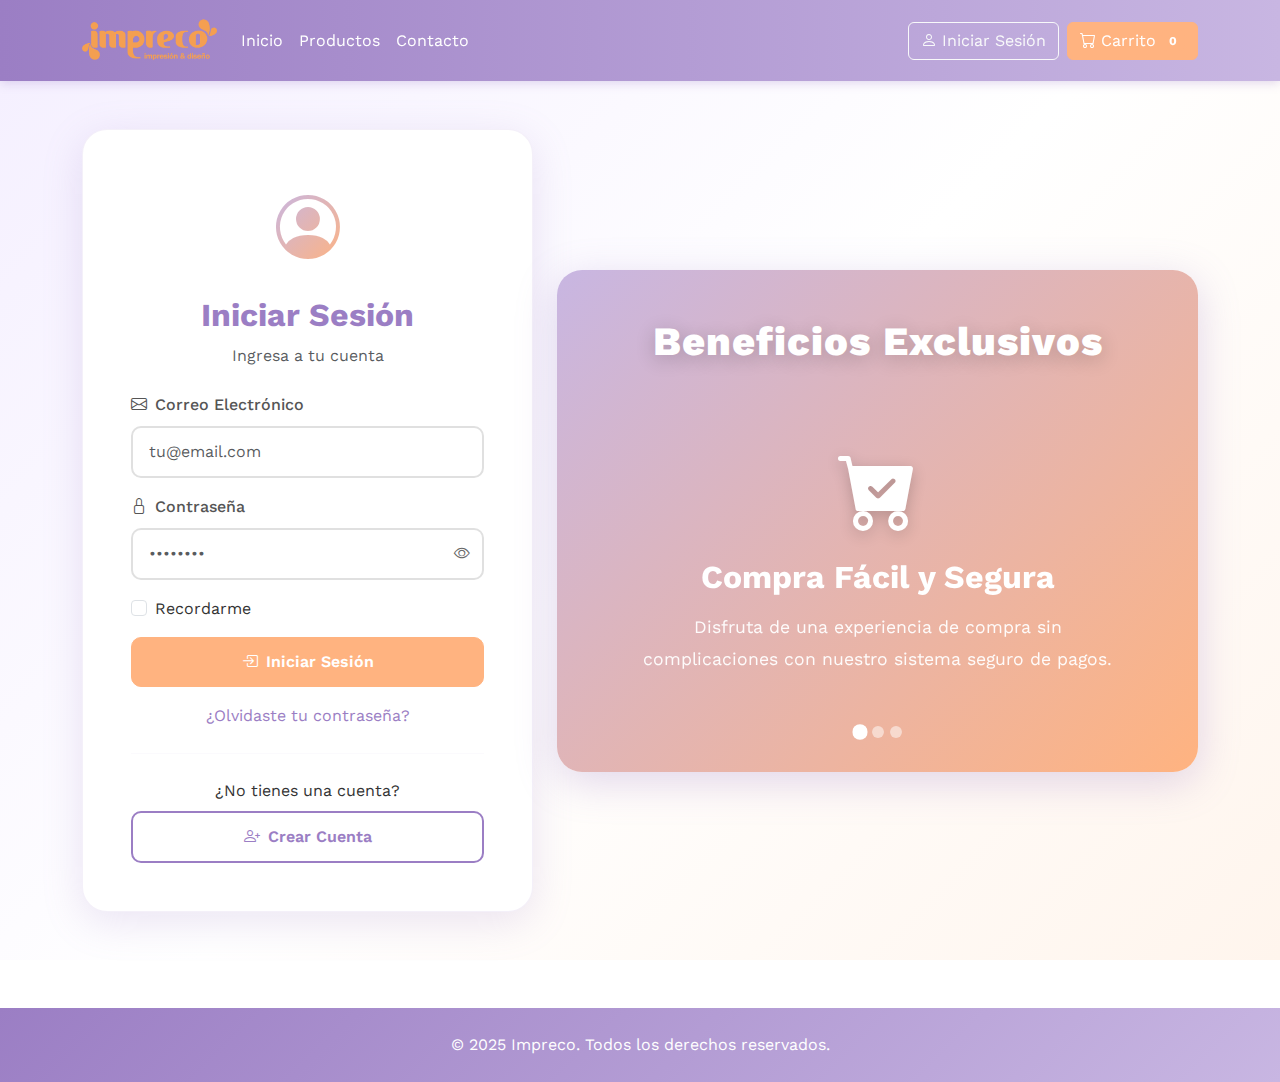
<file: login.html>
<!DOCTYPE html>
<html lang="es">
<head>
    <meta charset="UTF-8">
    <meta name="viewport" content="width=device-width, initial-scale=1.0">
    <title>Iniciar Sesión - Impreco</title>
    <!-- Bootstrap 5 CSS -->
    <link href="https://cdn.jsdelivr.net/npm/bootstrap@5.3.0/dist/css/bootstrap.min.css" rel="stylesheet">
    <!-- Bootstrap Icons -->
    <link rel="stylesheet" href="https://cdn.jsdelivr.net/npm/bootstrap-icons@1.10.0/font/bootstrap-icons.css">
    <!-- Estilos personalizados -->
    <link rel="stylesheet" href="css/styles.css">
    <link rel="stylesheet" href="css/auth.css">
</head>
<body>
    <!-- Barra de navegación -->
    <nav class="navbar navbar-expand-lg navbar-dark sticky-top">
        <div class="container">
            <a class="navbar-brand" href="index.html">
                <img src="assets/img/logo-impreco-impresion-&-diseño.webp" alt="Logo Impreco" width="135" height="55">
            </a>
            <button class="navbar-toggler" type="button" data-bs-toggle="collapse" data-bs-target="#navbarNav">
                <span class="navbar-toggler-icon"></span>
            </button>
            <div class="collapse navbar-collapse" id="navbarNav">
                <ul class="navbar-nav me-auto">
                    <li class="nav-item">
                        <a class="nav-link" href="index.html">Inicio</a>
                    </li>
                    <li class="nav-item">
                        <a class="nav-link" href="index.html#productos">Productos</a>
                    </li>
                    <li class="nav-item">
                        <a class="nav-link" href="index.html#contacto">Contacto</a>
                    </li>
                </ul>
                <div class="d-flex">
                    <a href="login.html" class="btn btn-outline-light me-2">
                        <i class="bi bi-person"></i> Iniciar Sesión
                    </a>
                    <a href="index.html" class="btn btn-primary">
                        <i class="bi bi-cart"></i> Carrito <span class="badge bg-danger">0</span>
                    </a>
                </div>
            </div>
        </div>
    </nav>

    <!-- Formulario de inicio de sesión -->
    <section class="auth-section">
        <div class="container">
            <div class="row align-items-center">
                <div class="col-lg-5">
                    <div class="auth-card">
                        <div class="text-center mb-4">
                            <i class="bi bi-person-circle auth-icon"></i>
                            <h2 class="mt-3">Iniciar Sesión</h2>
                            <p class="text-muted">Ingresa a tu cuenta</p>
                        </div>
                        
                        <form id="loginForm">
                            <div class="mb-3">
                                <label for="email" class="form-label">
                                    <i class="bi bi-envelope me-2"></i>Correo Electrónico
                                </label>
                                <input type="email" class="form-control" id="email" placeholder="tu@email.com" required>
                            </div>
                            
                            <div class="mb-3">
                                <label for="password" class="form-label">
                                    <i class="bi bi-lock me-2"></i>Contraseña
                                </label>
                                <div class="input-group">
                                    <input type="password" class="form-control" id="password" placeholder="••••••••" required>
                                    <button class="btn btn-outline-secondary" type="button" id="togglePassword">
                                        <i class="bi bi-eye"></i>
                                    </button>
                                </div>
                            </div>
                            
                            <div class="mb-3 form-check">
                                <input type="checkbox" class="form-check-input" id="remember">
                                <label class="form-check-label" for="remember">
                                    Recordarme
                                </label>
                            </div>
                            
                            <button type="submit" class="btn btn-primary w-100 mb-3">
                                <i class="bi bi-box-arrow-in-right me-2"></i>Iniciar Sesión
                            </button>
                            
                            <div class="text-center">
                                <a href="#" class="text-decoration-none">¿Olvidaste tu contraseña?</a>
                            </div>
                            
                            <hr class="my-4">
                            
                            <div class="text-center">
                                <p class="mb-2">¿No tienes una cuenta?</p>
                                <a href="registro.html" class="btn btn-outline-primary w-100">
                                    <i class="bi bi-person-plus me-2"></i>Crear Cuenta
                                </a>
                            </div>
                        </form>
                    </div>
                </div>
                
                <!-- Carrusel lateral -->
                <div class="col-lg-7">
                    <div class="auth-carousel">
                        <h2 class="carousel-main-title">Beneficios Exclusivos</h2>
                        <div id="authCarousel" class="carousel slide" data-bs-ride="carousel">
                            <div class="carousel-indicators">
                                <button type="button" data-bs-target="#authCarousel" data-bs-slide-to="0" class="active"></button>
                                <button type="button" data-bs-target="#authCarousel" data-bs-slide-to="1"></button>
                                <button type="button" data-bs-target="#authCarousel" data-bs-slide-to="2"></button>
                            </div>
                            <div class="carousel-inner">
                                <div class="carousel-item active">
                                    <div class="auth-carousel-content">
                                        <i class="bi bi-cart-check-fill carousel-icon"></i>
                                        <h3>Compra Fácil y Segura</h3>
                                        <p>Disfruta de una experiencia de compra sin complicaciones con nuestro sistema seguro de pagos.</p>
                                    </div>
                                </div>
                                <div class="carousel-item">
                                    <div class="auth-carousel-content">
                                        <i class="bi bi-truck carousel-icon"></i>
                                        <h3>Envío Rápido</h3>
                                        <p>Recibe tus productos en tiempo récord.</p>
                                    </div>
                                </div>
                                <div class="carousel-item">
                                    <div class="auth-carousel-content">
                                        <i class="bi bi-star-fill carousel-icon"></i>
                                        <h3>Productos de Calidad</h3>
                                        <p>Solo ofrecemos productos de la más alta calidad para tus proyectos.</p>
                                    </div>
                                </div>
                            </div>
                        </div>
                    </div>
                </div>
            </div>
        </div>
    </section>

    <!-- Pie de página -->
    <footer class="bg-dark text-white py-4 mt-5" id="contacto">
        <div class="container">
            <div class="text-center">
                <p class="mb-0">&copy; 2025 Impreco. Todos los derechos reservados.</p>
            </div>
        </div>
    </footer>

    <!-- Bootstrap JS y dependencias -->
    <script src="https://cdn.jsdelivr.net/npm/@popperjs/core@2.11.6/dist/umd/popper.min.js"></script>
    <script src="https://cdn.jsdelivr.net/npm/bootstrap@5.3.0/dist/js/bootstrap.min.js"></script>
    <!-- Script personalizado -->
    <script src="js/auth.js"></script>
</body>
</html>
</file>
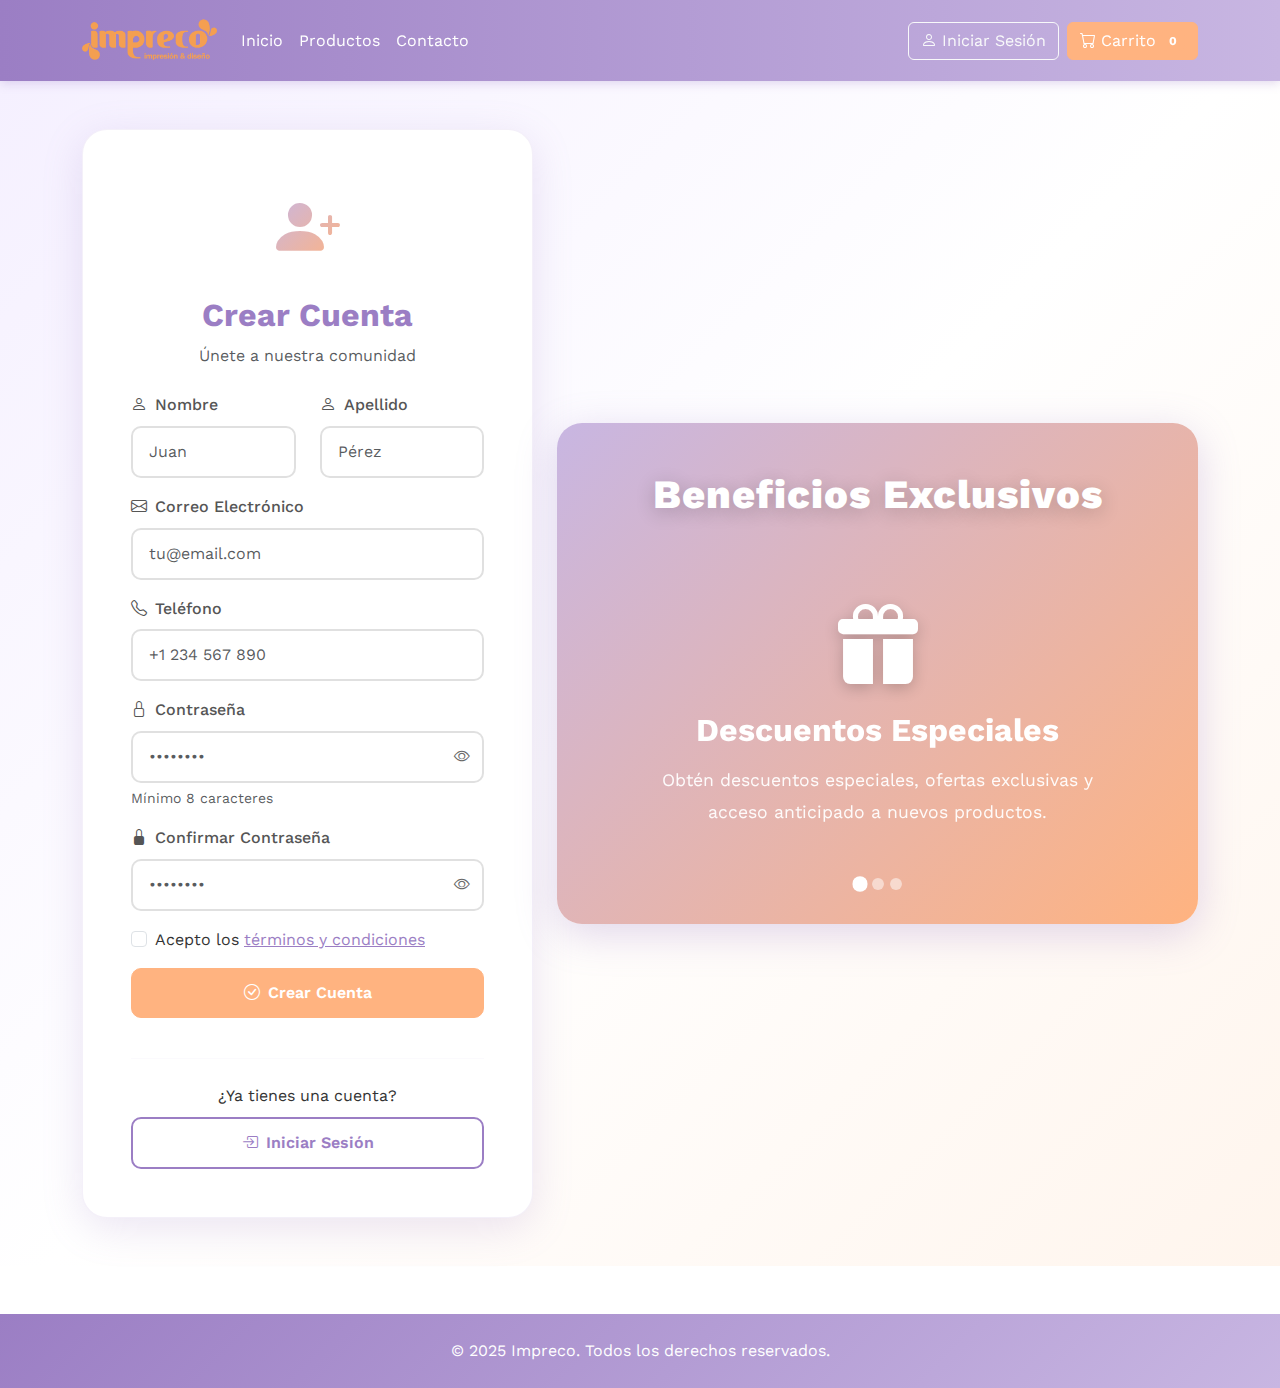
<file: registro.html>
<!DOCTYPE html>
<html lang="es">
<head>
    <meta charset="UTF-8">
    <meta name="viewport" content="width=device-width, initial-scale=1.0">
    <title>Crear Cuenta - Impreco</title>
    <!-- Bootstrap 5 CSS -->
    <link href="https://cdn.jsdelivr.net/npm/bootstrap@5.3.0/dist/css/bootstrap.min.css" rel="stylesheet">
    <!-- Bootstrap Icons -->
    <link rel="stylesheet" href="https://cdn.jsdelivr.net/npm/bootstrap-icons@1.10.0/font/bootstrap-icons.css">
    <!-- Estilos personalizados -->
    <link rel="stylesheet" href="css/styles.css">
    <link rel="stylesheet" href="css/auth.css">
</head>
<body>
    <!-- Barra de navegación -->
    <nav class="navbar navbar-expand-lg navbar-dark sticky-top">
        <div class="container">
            <a class="navbar-brand" href="index.html">
                <img src="assets/img/logo-impreco-impresion-&-diseño.webp" alt="Logo Impreco" width="135" height="55">
            </a>
            <button class="navbar-toggler" type="button" data-bs-toggle="collapse" data-bs-target="#navbarNav">
                <span class="navbar-toggler-icon"></span>
            </button>
            <div class="collapse navbar-collapse" id="navbarNav">
                <ul class="navbar-nav me-auto">
                    <li class="nav-item">
                        <a class="nav-link" href="index.html">Inicio</a>
                    </li>
                    <li class="nav-item">
                        <a class="nav-link" href="index.html#productos">Productos</a>
                    </li>
                    <li class="nav-item">
                        <a class="nav-link" href="index.html#contacto">Contacto</a>
                    </li>
                </ul>
                <div class="d-flex">
                    <a href="login.html" class="btn btn-outline-light me-2">
                        <i class="bi bi-person"></i> Iniciar Sesión
                    </a>
                    <a href="index.html" class="btn btn-primary">
                        <i class="bi bi-cart"></i> Carrito <span class="badge bg-danger">0</span>
                    </a>
                </div>
            </div>
        </div>
    </nav>

    <!-- Formulario de registro -->
    <section class="auth-section">
        <div class="container">
            <div class="row align-items-center">
                <div class="col-lg-5">
                    <div class="auth-card">
                        <div class="text-center mb-4">
                            <i class="bi bi-person-plus-fill auth-icon"></i>
                            <h2 class="mt-3">Crear Cuenta</h2>
                            <p class="text-muted">Únete a nuestra comunidad</p>
                        </div>
                        
                        <form id="registerForm">
                            <div class="row">
                                <div class="col-md-6 mb-3">
                                    <label for="nombre" class="form-label">
                                        <i class="bi bi-person me-2"></i>Nombre
                                    </label>
                                    <input type="text" class="form-control" id="nombre" placeholder="Juan" required>
                                </div>
                                
                                <div class="col-md-6 mb-3">
                                    <label for="apellido" class="form-label">
                                        <i class="bi bi-person me-2"></i>Apellido
                                    </label>
                                    <input type="text" class="form-control" id="apellido" placeholder="Pérez" required>
                                </div>
                            </div>
                            
                            <div class="mb-3">
                                <label for="emailReg" class="form-label">
                                    <i class="bi bi-envelope me-2"></i>Correo Electrónico
                                </label>
                                <input type="email" class="form-control" id="emailReg" placeholder="tu@email.com" required>
                            </div>
                            
                            <div class="mb-3">
                                <label for="telefono" class="form-label">
                                    <i class="bi bi-telephone me-2"></i>Teléfono
                                </label>
                                <input type="tel" class="form-control" id="telefono" placeholder="+1 234 567 890" required>
                            </div>
                            
                            <div class="mb-3">
                                <label for="passwordReg" class="form-label">
                                    <i class="bi bi-lock me-2"></i>Contraseña
                                </label>
                                <div class="input-group">
                                    <input type="password" class="form-control" id="passwordReg" placeholder="••••••••" required>
                                    <button class="btn btn-outline-secondary" type="button" id="togglePasswordReg">
                                        <i class="bi bi-eye"></i>
                                    </button>
                                </div>
                                <div class="form-text">Mínimo 8 caracteres</div>
                            </div>
                            
                            <div class="mb-3">
                                <label for="confirmPassword" class="form-label">
                                    <i class="bi bi-lock-fill me-2"></i>Confirmar Contraseña
                                </label>
                                <div class="input-group">
                                    <input type="password" class="form-control" id="confirmPassword" placeholder="••••••••" required>
                                    <button class="btn btn-outline-secondary" type="button" id="toggleConfirmPassword">
                                        <i class="bi bi-eye"></i>
                                    </button>
                                </div>
                                <div id="passwordError" class="text-danger mt-1" style="display: none;">
                                    Las contraseñas no coinciden
                                </div>
                            </div>
                            
                            <div class="mb-3 form-check">
                                <input type="checkbox" class="form-check-input" id="terms" required>
                                <label class="form-check-label" for="terms">
                                    Acepto los <a href="#">términos y condiciones</a>
                                </label>
                            </div>
                            
                            <button type="submit" class="btn btn-primary w-100 mb-3">
                                <i class="bi bi-check-circle me-2"></i>Crear Cuenta
                            </button>
                            
                            <hr class="my-4">
                            
                            <div class="text-center">
                                <p class="mb-2">¿Ya tienes una cuenta?</p>
                                <a href="login.html" class="btn btn-outline-primary w-100">
                                    <i class="bi bi-box-arrow-in-right me-2"></i>Iniciar Sesión
                                </a>
                            </div>
                        </form>
                    </div>
                </div>
                
                <!-- Carrusel lateral -->
                <div class="col-lg-7">
                    <div class="auth-carousel">
                        <h2 class="carousel-main-title">Beneficios Exclusivos</h2>
                        <div id="authCarousel" class="carousel slide" data-bs-ride="carousel">
                            <div class="carousel-indicators">
                                <button type="button" data-bs-target="#authCarousel" data-bs-slide-to="0" class="active"></button>
                                <button type="button" data-bs-target="#authCarousel" data-bs-slide-to="1"></button>
                                <button type="button" data-bs-target="#authCarousel" data-bs-slide-to="2"></button>
                            </div>
                            <div class="carousel-inner">
                                <div class="carousel-item active">
                                    <div class="auth-carousel-content">
                                        <i class="bi bi-gift-fill carousel-icon"></i>
                                        <h3>Descuentos Especiales</h3>
                                        <p>Obtén descuentos especiales, ofertas exclusivas y acceso anticipado a nuevos productos.</p>
                                    </div>
                                </div>
                                <div class="carousel-item">
                                    <div class="auth-carousel-content">
                                        <i class="bi bi-headset carousel-icon"></i>
                                        <h3>Soporte Dedicado</h3>
                                        <p>Nuestro equipo de expertos está para ayudarte con cualquier consulta.</p>
                                    </div>
                                </div>
                                <div class="carousel-item">
                                    <div class="auth-carousel-content">
                                        <i class="bi bi-shield-check carousel-icon"></i>
                                        <h3>Compra Segura</h3>
                                        <p>Tus datos están protegidos con la más alta tecnología de seguridad y encriptación.</p>
                                    </div>
                                </div>
                            </div>
                        </div>
                    </div>
                </div>
            </div>
        </div>
    </section>

    <!-- Pie de página -->
    <footer class="bg-dark text-white py-4 mt-5" id="contacto">
        <div class="container">
            <div class="text-center">
                <p class="mb-0">&copy; 2025 Impreco. Todos los derechos reservados.</p>
            </div>
        </div>
    </footer>

    <!-- Bootstrap JS y dependencias -->
    <script src="https://cdn.jsdelivr.net/npm/@popperjs/core@2.11.6/dist/umd/popper.min.js"></script>
    <script src="https://cdn.jsdelivr.net/npm/bootstrap@5.3.0/dist/js/bootstrap.min.js"></script>
    <!-- Script personalizado -->
    <script src="js/auth.js"></script>
</body>
</html>
</file>
<file: css/styles.css>
/* Importar fuente Work Sans de Google Fonts */
@import url('https://fonts.googleapis.com/css2?family=Work+Sans:wght@300;400;500;600;700;800&display=swap');

/* Variables de colores */
:root {
    --violeta-pastel: #c8b6e2;
    --violeta-oscuro: #9b7ec4;
    --naranja-pastel: #ffb380;
    --naranja-oscuro: #ff9966;
    --violeta-muy-claro: #f5f0ff;
    --naranja-muy-claro: #fff5ed;
}

/* Estilos generales */
body {
    font-family: 'Work Sans', sans-serif;
    line-height: 1.6;
    color: #333;
}

/* Estilos para el carrusel */
.carousel-item {
    max-height: 350px;
    overflow: hidden;
}

.carousel-item img {
    object-fit: cover;
    height: 350px;
    width: 100%;
}

.carousel-caption {
    background-color: rgba(155, 126, 196, 0.9);
    border-radius: 15px;
    padding: 15px 25px;
    bottom: 30px;
}

.carousel-caption h2 {
    font-size: 1.8rem;
    margin-bottom: 0.5rem;
}

.carousel-caption p {
    font-size: 1rem;
    margin-bottom: 1rem;
}

/* Estilos para las tarjetas de productos */
.card {
    transition: all 0.6s cubic-bezier(0.34, 1.56, 0.64, 1);
    border: none;
    box-shadow: 0 4px 15px rgba(155, 126, 196, 0.15);
    border-radius: 20px;
    overflow: hidden;
    position: relative;
    background: linear-gradient(145deg, #ffffff 0%, #fefefe 100%);
}

.card::before {
    content: '';
    position: absolute;
    top: 0;
    left: 0;
    width: 100%;
    height: 100%;
    background: linear-gradient(135deg, var(--violeta-pastel) 0%, var(--naranja-pastel) 100%);
    opacity: 0;
    transition: opacity 0.6s ease;
    z-index: 0;
    pointer-events: none;
}

.card::after {
    content: '';
    position: absolute;
    top: -50%;
    left: -50%;
    width: 200%;
    height: 200%;
    background: radial-gradient(circle, rgba(255, 179, 128, 0.3) 0%, transparent 70%);
    opacity: 0;
    transition: all 0.8s ease;
    z-index: 0;
    pointer-events: none;
}

.card:hover {
    transform: translateY(-15px) scale(1.03) rotateX(2deg);
    box-shadow: 0 20px 50px rgba(155, 126, 196, 0.5), 
                0 0 30px rgba(255, 179, 128, 0.3),
                inset 0 0 0 2px rgba(200, 182, 226, 0.3);
}

.card:hover::before {
    opacity: 0.08;
}

.card:hover::after {
    opacity: 1;
    top: -25%;
    left: -25%;
}

.card-img-top {
    height: 200px;
    object-fit: cover;
    transition: all 0.6s cubic-bezier(0.34, 1.56, 0.64, 1);
    filter: brightness(1);
}

.card:hover .card-img-top {
    transform: scale(1.15) rotate(2deg);
    filter: brightness(1.1);
}

.card-body {
    position: relative;
    z-index: 1;
    background: transparent;
    transition: transform 0.4s ease;
}

.card:hover .card-body {
    transform: translateY(-5px);
}

.card-title {
    transition: all 0.4s ease;
}

.card:hover .card-title {
    color: var(--violeta-oscuro);
    transform: translateX(5px);
}

.card-text {
    transition: all 0.4s ease;
}

.card:hover .card-text {
    color: #555;
}

.card .h4 {
    transition: all 0.4s ease;
}

.card:hover .h4 {
    transform: scale(1.1);
    text-shadow: 0 2px 10px rgba(255, 179, 128, 0.3);
}

.card .btn {
    transition: all 0.4s cubic-bezier(0.34, 1.56, 0.64, 1);
    position: relative;
    overflow: hidden;
}

.card .btn::before {
    content: '';
    position: absolute;
    top: 50%;
    left: 50%;
    width: 0;
    height: 0;
    border-radius: 50%;
    background: rgba(255, 255, 255, 0.3);
    transform: translate(-50%, -50%);
    transition: width 0.6s, height 0.6s;
}

.card:hover .btn {
    transform: scale(1.08) translateY(-3px);
    box-shadow: 0 8px 20px rgba(255, 153, 102, 0.4);
}

.card .btn:hover::before {
    width: 300px;
    height: 300px;
}

/* Estilos para los íconos de características */
.feature-icon {
    display: inline-flex;
    align-items: center;
    justify-content: center;
    width: 4rem;
    height: 4rem;
    margin-bottom: 1rem;
    font-size: 2rem;
    border-radius: 0.75rem;
}

/* Estilos para el pie de página */
footer {
    background: linear-gradient(135deg, var(--violeta-oscuro) 0%, var(--violeta-pastel) 100%);
}

footer {
    padding: 2rem 0 !important;
}

footer a {
    color: #f8f9fa;
    text-decoration: none;
    transition: color 0.3s ease;
}

footer a:hover {
    color: var(--naranja-pastel);
    text-decoration: none;
}

.social-links a {
    font-size: 1.5rem;
    margin-right: 1rem;
}

/* Métodos de pago */
.payment-methods {
    display: flex;
    justify-content: center;
    align-items: center;
    flex-wrap: wrap;
    gap: 1rem;
    padding: 0.5rem;
}

.payment-icon {
    height: 30px;
    width: auto;
    max-width: 60px;
    object-fit: contain;
    background: white;
    padding: 0.3rem 0.5rem;
    border-radius: 6px;
    transition: all 0.3s ease;
    filter: grayscale(20%);
}

.payment-icon:hover {
    transform: scale(1.1);
    filter: grayscale(0%);
    box-shadow: 0 4px 12px rgba(255, 255, 255, 0.3);
}

/* Logo AFIP */
.afip-logo {
    height: 60px;
    width: auto;
    transition: all 0.3s ease;
}

.afip-logo:hover {
    transform: scale(1.05);
    opacity: 0.9;
}

/* Botón flotante de WhatsApp */
.whatsapp-float {
    position: fixed;
    bottom: 30px;
    right: 30px;
    width: 60px;
    height: 60px;
    background: linear-gradient(135deg, #25D366 0%, #128C7E 100%);
    color: white;
    border-radius: 50%;
    display: flex;
    align-items: center;
    justify-content: center;
    font-size: 2rem;
    box-shadow: 0 4px 20px rgba(37, 211, 102, 0.4);
    z-index: 1000;
    transition: all 0.3s ease;
    text-decoration: none;
    animation: pulse 2s infinite;
}

.whatsapp-float:hover {
    transform: scale(1.1);
    box-shadow: 0 6px 30px rgba(37, 211, 102, 0.6);
    color: white;
}

.whatsapp-float i {
    animation: shake 1s ease infinite;
}

/* Animación de pulso */
@keyframes pulse {
    0% {
        box-shadow: 0 4px 20px rgba(37, 211, 102, 0.4);
    }
    50% {
        box-shadow: 0 4px 30px rgba(37, 211, 102, 0.7);
    }
    100% {
        box-shadow: 0 4px 20px rgba(37, 211, 102, 0.4);
    }
}

/* Animación de shake sutil */
@keyframes shake {
    0%, 100% {
        transform: rotate(0deg);
    }
    25% {
        transform: rotate(-5deg);
    }
    75% {
        transform: rotate(5deg);
    }
}

/* Responsive */
@media (max-width: 768px) {
    .whatsapp-float {
        width: 50px;
        height: 50px;
        font-size: 1.6rem;
        bottom: 20px;
        right: 20px;
    }
}

/* Menú desplegable de usuario */
.user-logged {
    cursor: pointer;
}

.user-dropdown-menu {
    position: absolute;
    top: 100%;
    right: 0;
    margin-top: 0.5rem;
    background: white;
    border-radius: 12px;
    box-shadow: 0 8px 25px rgba(0, 0, 0, 0.15);
    min-width: 250px;
    z-index: 1000;
    animation: slideDown 0.3s ease;
    overflow: hidden;
}

.user-menu-header {
    display: flex;
    align-items: center;
    gap: 1rem;
    padding: 1rem;
    background: linear-gradient(135deg, var(--violeta-pastel) 0%, var(--naranja-pastel) 100%);
    color: white;
}

.user-menu-header i {
    font-size: 2.5rem;
}

.user-menu-header div {
    display: flex;
    flex-direction: column;
}

.user-menu-header strong {
    font-size: 1rem;
    font-weight: 600;
}

.user-menu-header small {
    font-size: 0.85rem;
    opacity: 0.9;
}

.user-dropdown-menu hr {
    margin: 0;
    border-color: rgba(155, 126, 196, 0.2);
}

.user-dropdown-menu a {
    display: flex;
    align-items: center;
    gap: 0.75rem;
    padding: 0.75rem 1rem;
    color: #333;
    text-decoration: none;
    transition: all 0.3s ease;
}

.user-dropdown-menu a:hover {
    background: var(--violeta-muy-claro);
    color: var(--violeta-oscuro);
}

.user-dropdown-menu a i {
    font-size: 1.2rem;
    color: var(--violeta-pastel);
}

@keyframes slideDown {
    from {
        opacity: 0;
        transform: translateY(-10px);
    }
    to {
        opacity: 1;
        transform: translateY(0);
    }
}

/* Efecto hover para los botones */
.btn {
    transition: all 0.3s ease;
}

.btn-primary {
    background-color: var(--naranja-pastel);
    border-color: var(--naranja-pastel);
    color: #fff;
}

.btn-primary:hover {
    background-color: var(--naranja-oscuro);
    border-color: var(--naranja-oscuro);
    transform: translateY(-2px);
    box-shadow: 0 4px 12px rgba(255, 179, 128, 0.4);
}

/* Estilos para la barra de navegación */
.navbar {
    background: linear-gradient(90deg, var(--violeta-oscuro) 0%, var(--violeta-pastel) 100%) !important;
    box-shadow: 0 2px 10px rgba(155, 126, 196, 0.3);
}

.navbar-brand {
    font-weight: 700;
    font-size: 1.5rem;
    color: #fff !important;
}

.navbar-nav .nav-link {
    color: #fff !important;
}

.navbar-nav .nav-link:hover {
    color: var(--naranja-pastel) !important;
}

/* Estilos para la barra de búsqueda */
.navbar form[role="search"] {
    min-width: 250px;
}

.navbar form[role="search"] .form-control {
    border-right: none;
}

.navbar form[role="search"] .btn-outline-light {
    border-left: none;
    background-color: transparent;
}

.navbar form[role="search"] .btn-outline-light:hover {
    background-color: rgba(255, 255, 255, 0.1);
}

/* Estilos para las secciones */
section {
    padding: 5rem 0;
}

#productos {
    background: linear-gradient(180deg, var(--violeta-muy-claro) 0%, #ffffff 100%);
}

/* Estilos adicionales para precios */
.text-primary {
    color: var(--naranja-pastel) !important;
}

/* Estilos para badges */
.badge.bg-danger {
    background-color: var(--naranja-pastel) !important;
}

/* Estilos para los iconos de características */
.feature-icon.bg-primary {
    background: linear-gradient(135deg, var(--violeta-pastel) 0%, var(--violeta-oscuro) 100%) !important;
}

/* Estilos para botones outline */
.btn-outline-primary {
    color: var(--violeta-oscuro);
    border-color: var(--violeta-oscuro);
}

.btn-outline-primary:hover {
    background-color: var(--violeta-oscuro);
    border-color: var(--violeta-oscuro);
    color: #fff;
}

.btn-outline-light:hover {
    background-color: rgba(255, 179, 128, 0.2);
    border-color: var(--naranja-pastel);
    color: #fff;
}

/* Ajustes responsivos */
@media (max-width: 768px) {
    .carousel-item {
        max-height: 250px;
    }
    
    .carousel-item img {
        height: 250px;
    }
    
    .carousel-caption {
        bottom: 15px;
        padding: 10px 15px;
    }
    
    .carousel-caption h2 {
        font-size: 1.2rem;
    }
    
    .carousel-caption p {
        font-size: 0.85rem;
        display: none;
    }
    
    .carousel-caption .btn {
        padding: 0.4rem 0.8rem;
        font-size: 0.85rem;
    }
    
    .card {
        margin-bottom: 1.5rem;
    }
    
    /* Barra de búsqueda en móviles */
    .navbar form[role="search"] {
        min-width: 100%;
        margin: 1rem 0;
    }
}
</file>
<file: css/auth.css>
/* Importar fuente Work Sans de Google Fonts */
@import url('https://fonts.googleapis.com/css2?family=Work+Sans:wght@300;400;500;600;700;800&display=swap');

/* Estilos para las páginas de autenticación */
.auth-section {
    min-height: calc(100vh - 200px);
    display: flex;
    align-items: center;
    padding: 3rem 0;
    background: linear-gradient(135deg, var(--violeta-muy-claro) 0%, #ffffff 50%, var(--naranja-muy-claro) 100%);
    font-family: 'Work Sans', sans-serif;
}

.auth-card {
    background: white;
    border-radius: 25px;
    padding: 3rem;
    box-shadow: 0 10px 40px rgba(155, 126, 196, 0.2);
    transition: all 0.4s ease;
    border: 1px solid rgba(200, 182, 226, 0.2);
}

.auth-card:hover {
    box-shadow: 0 15px 50px rgba(155, 126, 196, 0.3);
    transform: translateY(-5px);
}

.auth-icon {
    font-size: 4rem;
    color: var(--violeta-pastel);
    background: linear-gradient(135deg, var(--violeta-pastel) 0%, var(--naranja-pastel) 100%);
    -webkit-background-clip: text;
    -webkit-text-fill-color: transparent;
    background-clip: text;
}

.auth-card h2 {
    color: var(--violeta-oscuro);
    font-weight: 700;
}

.auth-card .form-label {
    color: #555;
    font-weight: 500;
    margin-bottom: 0.5rem;
}

.auth-card .form-control {
    border: 2px solid #e0e0e0;
    border-radius: 10px;
    padding: 0.75rem 1rem;
    transition: all 0.3s ease;
}

.auth-card .form-control:focus {
    border-color: var(--violeta-pastel);
    box-shadow: 0 0 0 0.2rem rgba(200, 182, 226, 0.25);
}

.auth-card .input-group .btn-outline-secondary {
    border: 2px solid #e0e0e0;
    border-left: none;
    border-radius: 0 10px 10px 0;
    color: #666;
}

.auth-card .input-group .btn-outline-secondary:hover {
    background-color: var(--violeta-muy-claro);
    color: var(--violeta-oscuro);
    border-color: #e0e0e0;
}

.auth-card .input-group .form-control {
    border-right: none;
    border-radius: 10px 0 0 10px;
}

.auth-card .btn-primary {
    padding: 0.75rem;
    font-weight: 600;
    border-radius: 10px;
    transition: all 0.3s ease;
}

.auth-card .btn-primary:hover {
    transform: translateY(-2px);
    box-shadow: 0 8px 20px rgba(255, 179, 128, 0.4);
}

.auth-card .btn-outline-primary {
    border: 2px solid var(--violeta-oscuro);
    color: var(--violeta-oscuro);
    padding: 0.75rem;
    font-weight: 600;
    border-radius: 10px;
    transition: all 0.3s ease;
}

.auth-card .btn-outline-primary:hover {
    background-color: var(--violeta-oscuro);
    border-color: var(--violeta-oscuro);
    color: white;
    transform: translateY(-2px);
}

.auth-card a {
    color: var(--violeta-oscuro);
    transition: color 0.3s ease;
}

.auth-card a:hover {
    color: var(--naranja-pastel);
}

.auth-card hr {
    border-color: rgba(200, 182, 226, 0.3);
}

.form-check-input:checked {
    background-color: var(--violeta-pastel);
    border-color: var(--violeta-pastel);
}

.form-check-input:focus {
    border-color: var(--violeta-pastel);
    box-shadow: 0 0 0 0.25rem rgba(200, 182, 226, 0.25);
}

/* Animación para mensajes de error */
#passwordError {
    animation: shake 0.5s;
}

@keyframes shake {
    0%, 100% { transform: translateX(0); }
    25% { transform: translateX(-5px); }
    75% { transform: translateX(5px); }
}

/* Estilos para el carrusel lateral */
.auth-carousel {
    background: linear-gradient(135deg, var(--violeta-pastel) 0%, var(--naranja-pastel) 100%);
    border-radius: 25px;
    padding: 3rem;
    height: 100%;
    min-height: 500px;
    display: flex;
    flex-direction: column;
    align-items: center;
    justify-content: center;
    box-shadow: 0 10px 40px rgba(155, 126, 196, 0.3);
    position: relative;
}

.carousel-main-title {
    color: white;
    font-size: 2.5rem;
    font-weight: 800;
    text-align: center;
    margin-bottom: 2rem;
    text-shadow: 0 4px 20px rgba(0, 0, 0, 0.2);
    letter-spacing: 1px;
    animation: fadeInDown 0.8s ease;
}

.auth-carousel-content {
    text-align: center;
    color: white;
    padding: 2rem;
}

.carousel-icon {
    font-size: 5rem;
    margin-bottom: 2rem;
    color: white;
    text-shadow: 0 4px 15px rgba(0, 0, 0, 0.2);
    animation: float 3s ease-in-out infinite;
}

.auth-carousel-content h3 {
    font-size: 2rem;
    font-weight: 700;
    margin-bottom: 1rem;
    color: white;
}

.auth-carousel-content p {
    font-size: 1.1rem;
    color: rgba(255, 255, 255, 0.95);
    line-height: 1.8;
}

.auth-carousel .carousel-indicators {
    bottom: -40px;
}

.auth-carousel .carousel-indicators button {
    width: 12px;
    height: 12px;
    border-radius: 50%;
    background-color: white;
    opacity: 0.5;
    transition: all 0.3s ease;
}

.auth-carousel .carousel-indicators button.active {
    opacity: 1;
    transform: scale(1.3);
}

/* Animación flotante para los iconos */
@keyframes float {
    0%, 100% {
        transform: translateY(0);
    }
    50% {
        transform: translateY(-20px);
    }
}

/* Animación para el título principal */
@keyframes fadeInDown {
    0% {
        opacity: 0;
        transform: translateY(-30px);
    }
    100% {
        opacity: 1;
        transform: translateY(0);
    }
}

/* Responsive */
@media (max-width: 991px) {
    .auth-carousel {
        display: none;
    }
    
    .auth-card {
        margin: 0 auto;
    }
}

@media (max-width: 768px) {
    .auth-card {
        padding: 2rem 1.5rem;
    }
    
    .auth-icon {
        font-size: 3rem;
    }
    
    .auth-section {
        padding: 2rem 0;
    }
}
</file>
